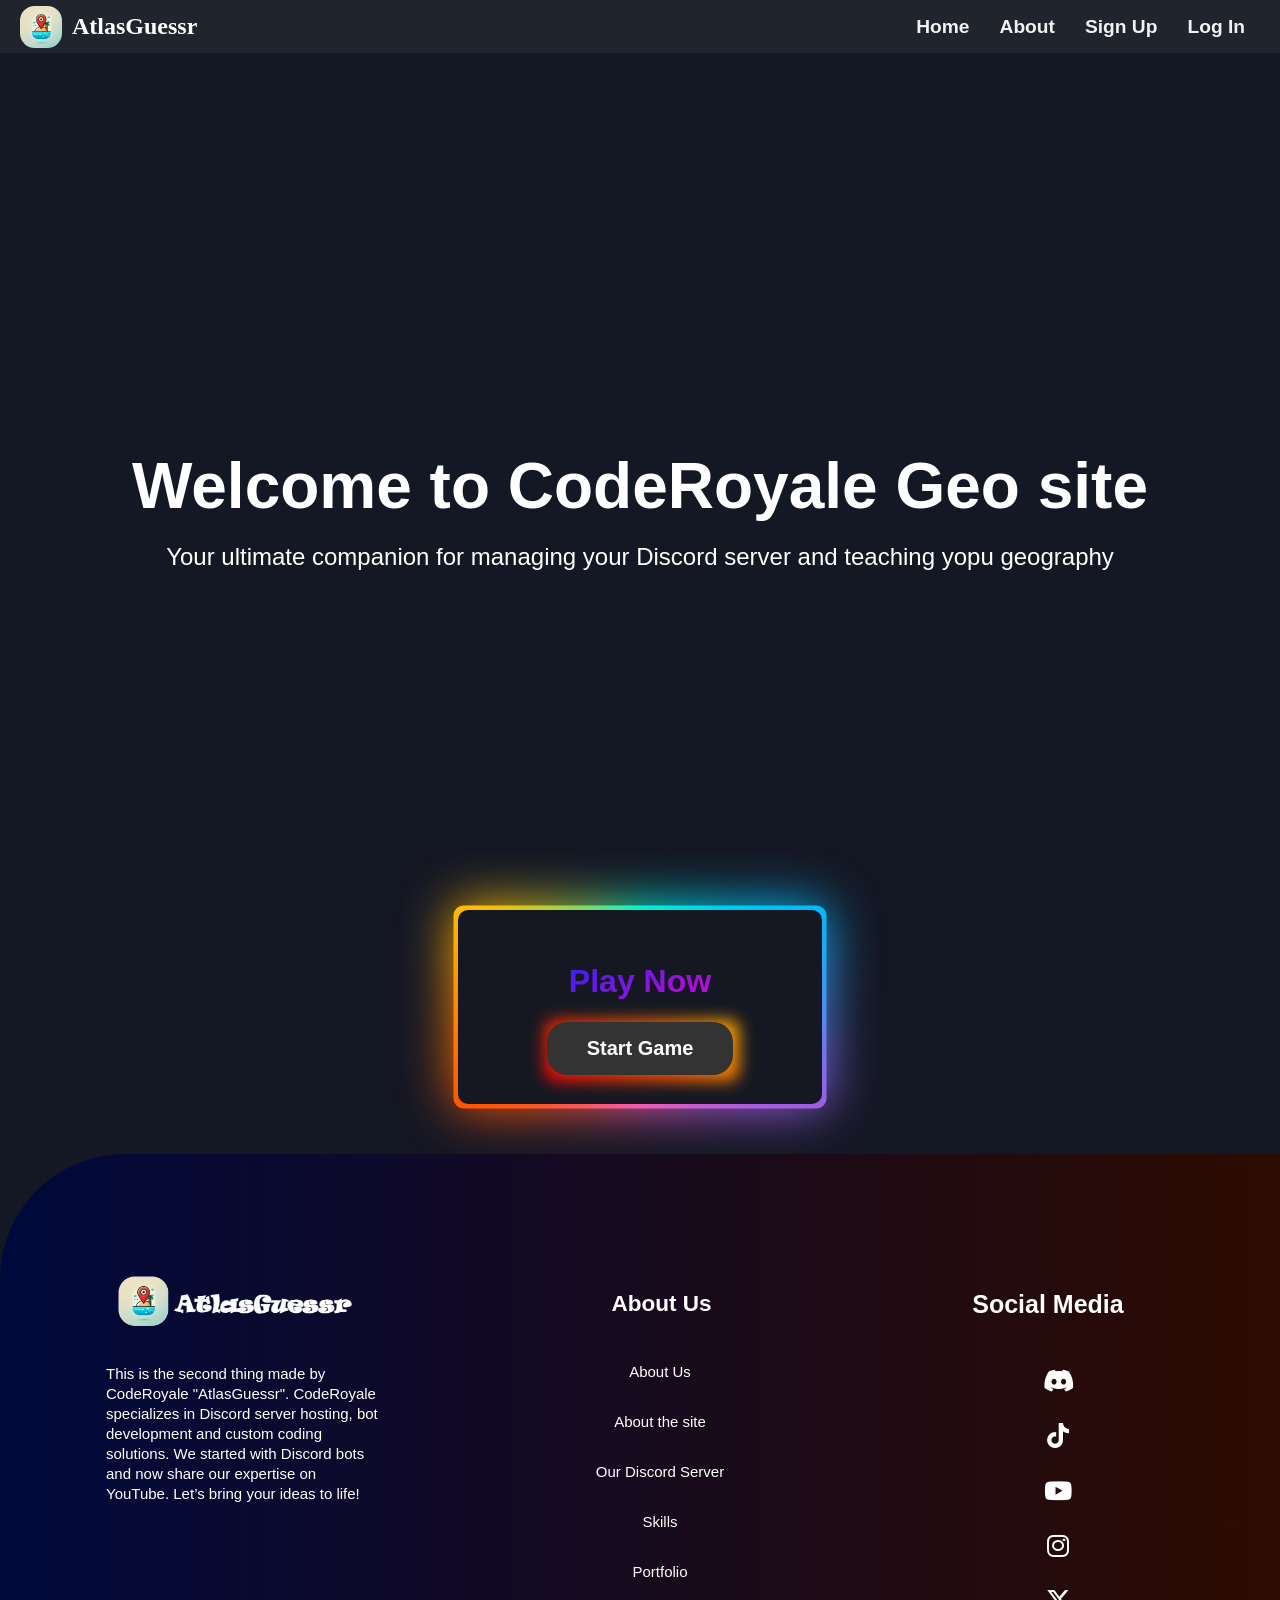
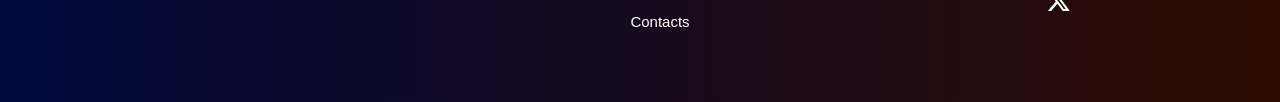
<file: index.html>
<!DOCTYPE html>
<html lang="en">
  <head>
    <meta charset="UTF-8" />
    <meta name="viewport" content="width=device-width, initial-scale=1.0" />
    <title>AtlasGuessr</title>
    <link rel="stylesheet" href="style.css" />
    <link rel="icon" type="image/png" href="images/favicon.png" />
    <link
      rel="stylesheet"
      href="https://cdnjs.cloudflare.com/ajax/libs/font-awesome/6.4.2/css/all.min.css"
    />

    <style>
      body {
        font-family: "Roboto", sans-serif;
        margin: 0;
        padding: 0;
        color: #fff;
        overflow-x: hidden;
        background: #141724;
      }
    </style>
  </head>
  <body id="PageContent">
    <nav style="z-index: 69" class="nav">
      <div class="logo-container">
        <img
          id="logo1"
          src="images/favicon.png"
          alt="An island with palms as a logo"
        />
        <h1 id="logo">AtlasGuessr</h1>
      </div>

      <div class="navbar">
        <a href="index.html">Home</a>
        <a href="about.html">About</a>
        <a href="signup.html">Sign Up</a>
        <a href="login.html">Log In</a>
      </div>
    </nav>

    <div class="hero">
      <h1>Welcome to CodeRoyale Geo site</h1>
      <p>
        Your ultimate companion for managing your Discord server and teaching
        yopu geography
      </p>
    </div>

    <div class="card" onmouseover="scrollToDiv(this)">
      <h1>Play Now</h1>
      <button class="gaybtn" onclick="startGame()">Start Game</button>
    </div>

    <div id="overlay" class="overlay"></div>

    <div id="gameModal" class="modal">
      <h2>Game is Starting...</h2>
      <p>Get ready!</p>
      <button id="tvakopche" onclick="closeModal()">OK</button>
    </div>

    <div class="background-animation">
      <span></span>
      <span></span>
      <span></span>
      <span></span>
      <span></span>
      <span></span>
      <span></span>
      <span></span>
      <span></span>
      <span></span>
      <span></span>
      <span></span>
    </div>

    <footer>
      <div class="row">
        <div class="col">
          <img
            src="images/tva-removebg-preview.png"
            alt="Gay"
            class="logo"
            style="height: 80px; margin-bottom: 0px"
          />

          <p>
            This is the second thing made by CodeRoyale "AtlasGuessr".
            CodeRoyale specializes in Discord server hosting, bot development
            and custom coding solutions. We started with Discord bots and now
            share our expertise on YouTube. Let’s bring your ideas to life!
          </p>
        </div>

        <div class="col">
          <h2 id="takovata">About Us</h2>
          <ul>
            <li><a href="about.html#home">About Us</a></li>
            <li><a href="about.html#aboutsite">About the site</a></li>
            <li><a href="about.html#aboutdis">Our Discord Server</a></li>
            <li><a href="about.html#skills">Skills</a></li>
            <li><a href="about.html#portfolio">Portfolio</a></li>
            <li><a href="about.html#contacts">Contacts</a></li>
          </ul>
        </div>

        <div class="col" id="tva">
          <h2 id="soc">Social Media</h2>
          <ul>
            <li>
              <a target="_blank" id="dis" href="https://discord.gg/aUa29Rg9Vq"
                ><i class="fa-brands fa-discord"></i
              ></a>
            </li>

            <li>
              <a
                target="_blank"
                id="tt"
                href="https://www.tiktok.com/@betoncode?is_from_webapp=1&sender_device=pc"
                ><i class="fa-brands fa-tiktok"></i
              ></a>
            </li>

            <li>
              <a
                target="_blank"
                id="yt"
                href="https://www.youtube.com/channel/UCYyJKk7NeD91vCRH9Cv81QA"
                ><i class="fa-brands fa-youtube"></i
              ></a>
            </li>

            <li>
              <a target="_blank" id="insta" href="#"
                ><i class="fa-brands fa-instagram"></i
              ></a>
            </li>

            <li>
              <a target="_blank" id="twit" href="#"
                ><i class="fa-brands fa-x-twitter"></i
              ></a>
            </li>
          </ul>
        </div>
      </div>
    </footer>
    <script src="script.js"></script>
  </body>
</html>
</file>
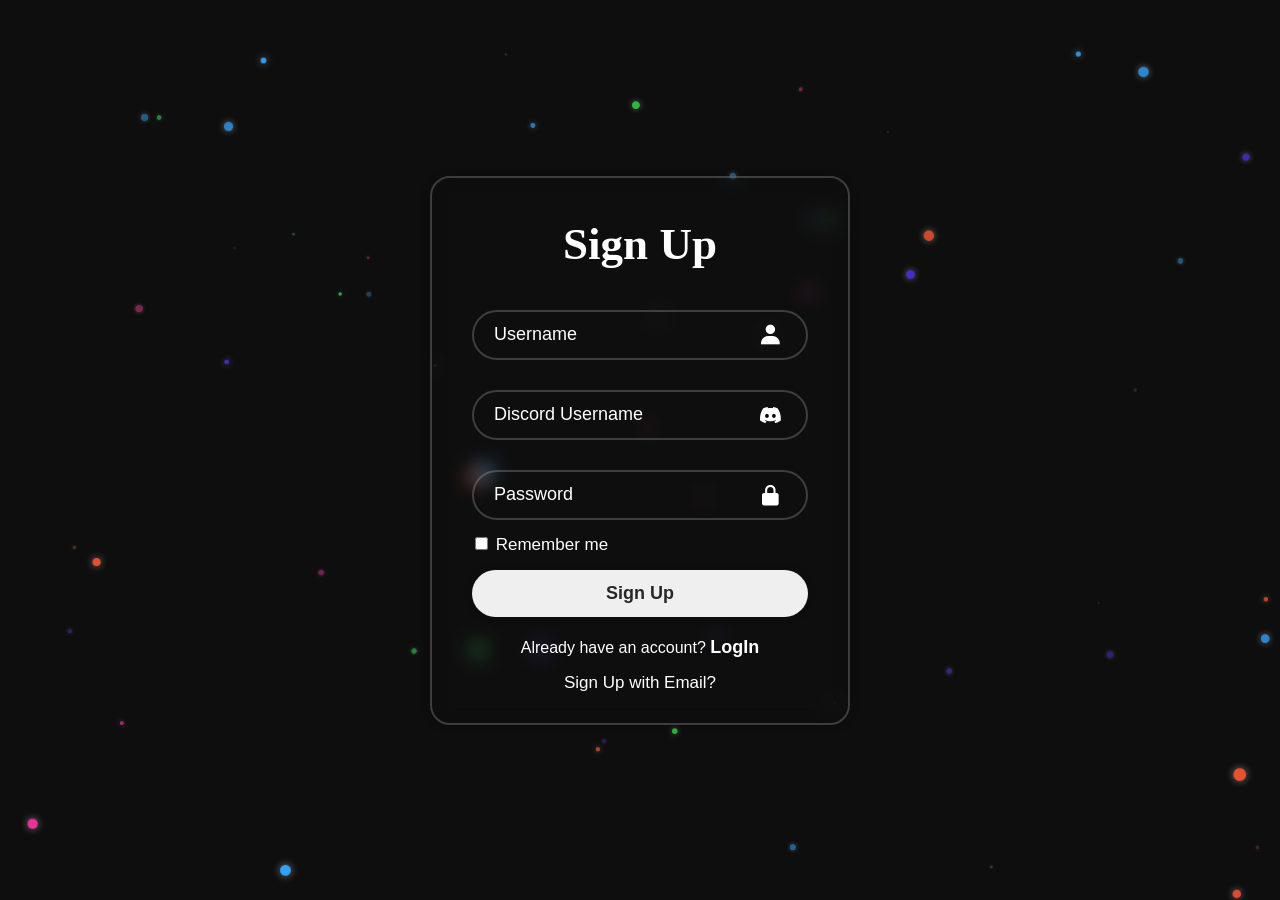
<file: disup.html>
<!DOCTYPE html>
<html lang="en">
  <head>
    <meta charset="UTF-8" />
    <meta name="viewport" content="width=device-width, initial-scale=1.0" />
    <title>AtlasGuessr</title>
    <link rel="stylesheet" href="style.css" />
    <link rel="icon" type="image/png" href="images/favicon.png" />
    <link
      href="https://unpkg.com/boxicons@2.1.4/css/boxicons.min.css"
      rel="stylesheet"
    />
    <style>
      * {
        margin: 0;
        padding: 0;
        font-family: "Poppins", sans-serif;
        box-sizing: border-box;
      }

      body,
      html {
        height: 100%;
        width: 100%;
        overflow: hidden;
        background-color: #0e0e0e;
        display: flex;
        justify-content: center;
        align-items: center;
        font-family: "Arial", sans-serif;
        min-height: 100vh;
      }

      .background {
        position: absolute;
        top: 0;
        left: 0;
        width: 100%;
        height: 100%;
        display: flex;
        justify-content: center;
        align-items: center;
        z-index: 0;
      }

      .particles-container {
        position: absolute;
        top: 0;
        left: 0;
        width: 100%;
        height: 100%;
        pointer-events: none;
        overflow: hidden;
      }

      .particle {
        position: absolute;
        border-radius: 50%;
        opacity: 0.9;
        pointer-events: none;
        will-change: transform, opacity;
        box-shadow: 0 0 10px rgba(255, 255, 255, 0.5);
      }

      .wrapper {
        z-index: 1;
        width: 420px;
        background: transparent;
        border: 2px solid rgba(255, 255, 255, 0.2);
        backdrop-filter: blur(10px);
        box-shadow: 0 0 10px rgba(0, 0, 0, 0.2);
        color: #fff;
        border-radius: 20px;
        padding: 30px 40px;
      }

      .wrapper h1 {
        font-family: "Tw Cen MT";
        font-size: 45px;
        text-align: center;
        padding: 10px;
      }

      .wrapper .input-box {
        position: relative;
        width: 100%;
        height: 50px;
        margin: 30px 0;
      }

      .input-box input {
        width: 100%;
        height: 100%;
        background: transparent;
        border: none;
        outline: none;
        border: 2px solid rgba(255, 255, 255, 0.2);
        border-radius: 40px;
        font-size: 18px;
        color: #fff;
        padding: 20px 45px 20px 20px;
      }

      .input-box input::placeholder {
        color: #fff;
      }

      .input-box i {
        position: absolute;
        right: 25px;
        top: 50%;
        transform: translateY(-50%);
        font-size: 25px;
      }

      #pass:hover {
        cursor: pointer;
      }

      .wrapper .remember-forgot {
        display: flex;
        justify-content: space-between;
        font-size: 17px;
        margin: -15px 0 15px;
        padding-left: 3px;
        padding-right: 3px;
      }

      .remember-forgot label input {
        accent-color: #fff;
        margin-right: 3px;
      }

      .remember-forgot a {
        color: #fff;
        text-decoration: none;
      }

      .remember-forgot a:hover {
        text-decoration: underline;
      }

      .wrapper .btn {
        width: 100%;
        height: 47px;
        border: none;
        outline: none;
        border-radius: 45px;
        box-shadow: 0 0 10px rgba(0, 0, 0, 0.1);
        cursor: pointer;
        color: #272727;
        font-weight: 700;
        font-size: 18px;
      }

      .wrapper .register-link {
        font-size: 16px;
        text-align: center;
        margin: 20px 0 15px;
      }

      .register-link p a {
        color: #fff;
        text-decoration: none;
        font-size: 18px;
        font-weight: 600;
      }

      .register-link p a:hover {
        text-decoration: underline;
      }

      .discord a {
        color: #fff;
        text-decoration: none;
        font-size: 17px;
        text-align: center;
      }

      .discord:hover {
        text-decoration: underline;
      }
    </style>
  </head>
  <body>
    <div class="background">
      <div class="particles-container" id="particles-container"></div>
    </div>

    <div class="wrapper">
      <form action="">
        <h1>Sign Up</h1>

        <div class="input-box">
          <input type="text" placeholder="Username" required />
          <i class="bx bxs-user"></i>
        </div>

        <div class="input-box">
          <input type="text" placeholder="Discord Username" required />
          <i class="bx bxl-discord-alt"></i>
        </div>

        <p id="email"></p>

        <div class="input-box">
          <input type="password" placeholder="Password" id="passa" required />
          <i class="bx bxs-lock-alt" id="pass"></i>
        </div>

        <p id="email"></p>

        <div class="remember-forgot">
          <label class="checkbox"
            ><input type="checkbox" /><span class="checkmark"></span> Remember
            me</label
          >
        </div>

        <button class="btn">Sign Up</button>

        <div class="register-link">
          <p>Already have an account? <a href="login.html">LogIn</a></p>
        </div>

        <div class="discord">
          <a href="signup.html"><p>Sign Up with Email?</p></a>
        </div>
      </form>
    </div>

    <script>
      document.getElementById("pass").addEventListener("click", function () {
        const password = document.getElementById("passa");
        if (password.type === "password") {
          password.type = "text";
        } else {
          password.type = "password";
        }
      });
      const particles = [];

      function createParticle() {
        const particle = document.createElement("div");
        particle.classList.add("particle");

        const size = Math.random() * 10 + 5;
        particle.style.width = `${size}px`;
        particle.style.height = `${size}px`;

        const xStart = Math.random() * window.innerWidth;
        const yStart = Math.random() * window.innerHeight;
        const zStart = Math.random() * 500 - 250;
        particle.style.left = `${xStart}px`;
        particle.style.top = `${yStart}px`;

        const speedX = Math.random() * 4 - 2;
        const speedY = Math.random() * 4 - 2;
        const speedZ = Math.random() * 2 - 1;

        const colors = ["#FF5733", "#33FF57", "#5733FF", "#FF33A6", "#33A6FF"];
        const randomColor = colors[Math.floor(Math.random() * colors.length)];
        particle.style.backgroundColor = randomColor;

        particles.push({
          element: particle,
          x: xStart,
          y: yStart,
          z: zStart,
          size: size,
          speedX: speedX,
          speedY: speedY,
          speedZ: speedZ,
          color: randomColor,
          opacity: 0.9,
        });

        document.getElementById("particles-container").appendChild(particle);
      }

      function updateParticles() {
        particles.forEach((particle, index) => {
          particle.x += particle.speedX;
          particle.y += particle.speedY;
          particle.z += particle.speedZ;

          const scale = Math.max(0.1, 1 - Math.abs(particle.z) / 300);
          const opacity = Math.max(0.1, 1 - Math.abs(particle.z) / 300);
          particle.element.style.transform = `translate3d(${particle.x}px, ${particle.y}px, ${particle.z}px) scale(${scale})`;
          particle.element.style.opacity = opacity;

          particle.opacity = Math.random() * 0.5 + 0.4;

          if (
            particle.x < 0 ||
            particle.x > window.innerWidth ||
            particle.y < 0 ||
            particle.y > window.innerHeight ||
            Math.abs(particle.z) > 300
          ) {
            particles.splice(index, 1);
            particle.element.remove();
          }
        });

        requestAnimationFrame(updateParticles);
      }

      setInterval(createParticle, 3);

      updateParticles();
    </script>
    <script src="script.js"></script>
  </body>
</html>
</file>
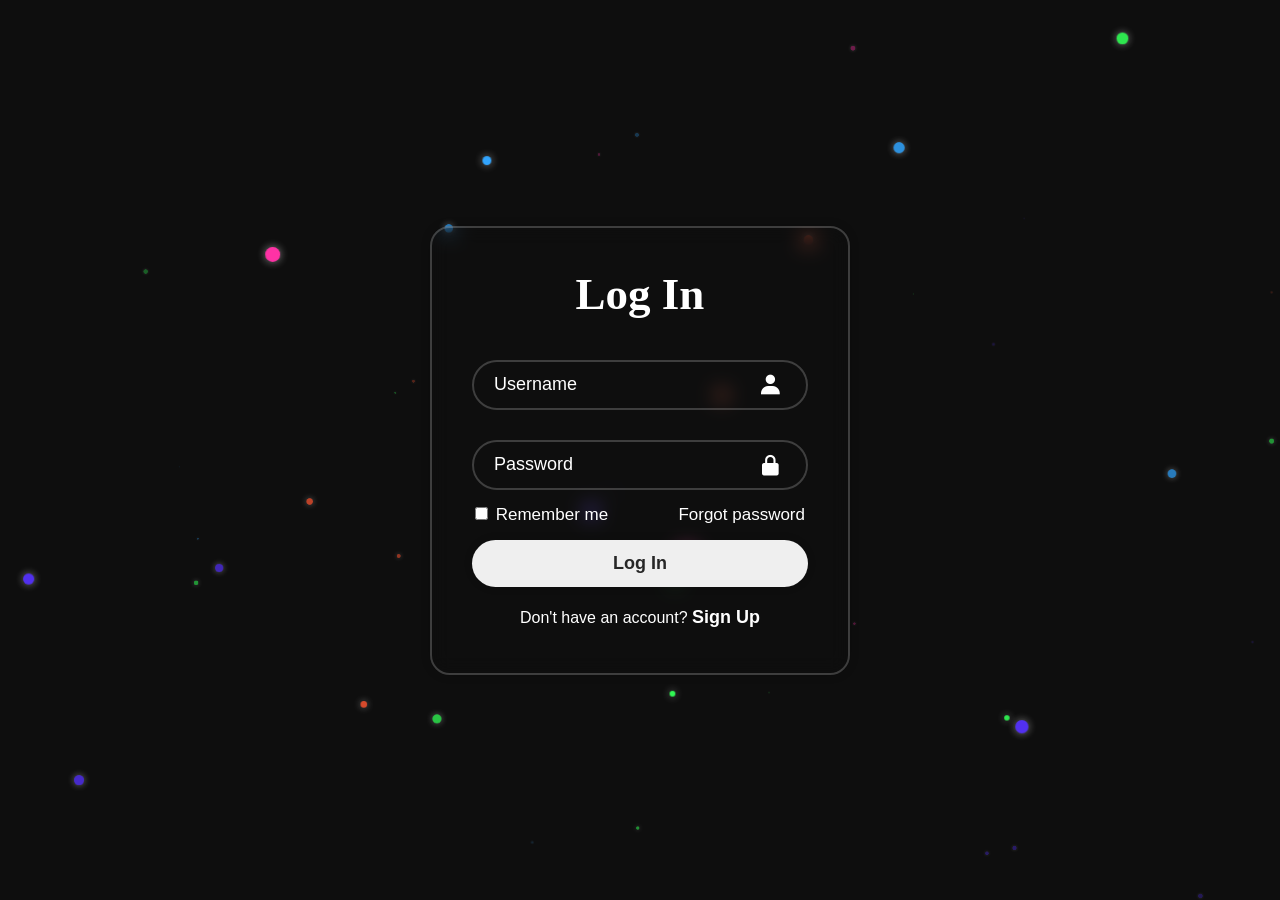
<file: login.html>
<!DOCTYPE html>
<html lang="en">
  <head>
    <meta charset="UTF-8" />
    <meta name="viewport" content="width=device-width, initial-scale=1.0" />
    <title>AtlasGuessr</title>
    <link rel="stylesheet" href="style.css" />
    <link rel="icon" type="image/png" href="images/favicon.png" />
    <link
      href="https://unpkg.com/boxicons@2.1.4/css/boxicons.min.css"
      rel="stylesheet"
    />
    <style>
      * {
        margin: 0;
        padding: 0;
        font-family: "Poppins", sans-serif;
        box-sizing: border-box;
      }

      body,
      html {
        height: 100%;
        width: 100%;
        overflow: hidden;
        background-color: #0e0e0e;
        display: flex;
        justify-content: center;
        align-items: center;
        font-family: "Arial", sans-serif;
        min-height: 100vh;
      }

      .background {
        position: absolute;
        top: 0;
        left: 0;
        width: 100%;
        height: 100%;
        display: flex;
        justify-content: center;
        align-items: center;
        z-index: 0;
      }

      .particles-container {
        position: absolute;
        top: 0;
        left: 0;
        width: 100%;
        height: 100%;
        pointer-events: none;
        overflow: hidden;
      }

      .particle {
        position: absolute;
        border-radius: 50%;
        opacity: 0.9;
        pointer-events: none;
        will-change: transform, opacity;
        box-shadow: 0 0 10px rgba(255, 255, 255, 0.5);
      }

      .wrapper {
        z-index: 1;
        width: 420px;
        background: transparent;
        border: 2px solid rgba(255, 255, 255, 0.2);
        backdrop-filter: blur(10px);
        box-shadow: 0 0 10px rgba(0, 0, 0, 0.2);
        color: #fff;
        border-radius: 20px;
        padding: 30px 40px;
      }

      .wrapper h1 {
        font-family: "Tw Cen MT";
        font-size: 45px;
        text-align: center;
        padding: 10px;
      }

      .wrapper .input-box {
        position: relative;
        width: 100%;
        height: 50px;
        margin: 30px 0;
      }

      .input-box input {
        width: 100%;
        height: 100%;
        background: transparent;
        border: none;
        outline: none;
        border: 2px solid rgba(255, 255, 255, 0.2);
        border-radius: 40px;
        font-size: 18px;
        color: #fff;
        padding: 20px 45px 20px 20px;
      }

      .input-box input::placeholder {
        color: #fff;
      }

      .input-box i {
        position: absolute;
        right: 25px;
        top: 50%;
        transform: translateY(-50%);
        font-size: 25px;
      }

      #pass:hover {
        cursor: pointer;
      }

      .wrapper .remember-forgot {
        display: flex;
        justify-content: space-between;
        font-size: 17px;
        margin: -15px 0 15px;
        padding-left: 3px;
        padding-right: 3px;
      }

      .remember-forgot label input {
        accent-color: #fff;
        margin-right: 3px;
      }

      .remember-forgot a {
        color: #fff;
        text-decoration: none;
      }

      .remember-forgot a:hover {
        text-decoration: underline;
      }

      .wrapper .btn {
        width: 100%;
        height: 47px;
        border: none;
        outline: none;
        border-radius: 45px;
        box-shadow: 0 0 10px rgba(0, 0, 0, 0.1);
        cursor: pointer;
        color: #272727;
        font-weight: 700;
        font-size: 18px;
      }

      .wrapper .register-link {
        font-size: 16px;
        text-align: center;
        margin: 20px 0 15px;
      }

      .register-link p a {
        color: #fff;
        text-decoration: none;
        font-size: 18px;
        font-weight: 600;
      }

      .register-link p a:hover {
        text-decoration: underline;
      }

      .discord a {
        color: #fff;
        text-decoration: none;
        font-size: 17px;
        text-align: center;
      }

      .discord:hover {
        text-decoration: underline;
      }
    </style>
  </head>
  <body>
    <div class="background">
      <div class="particles-container" id="particles-container"></div>
    </div>

    <div class="wrapper">
      <form action="">
        <h1>Log In</h1>

        <div class="input-box">
          <input type="text" placeholder="Username" required />
          <i class="bx bxs-user"></i>
        </div>

        <div class="input-box">
          <input type="password" placeholder="Password" id="passa" required />
          <i class="bx bxs-lock-alt" id="pass"></i>
        </div>

        <p id="email"></p>

        <div class="remember-forgot">
          <label class="checkbox"
            ><input type="checkbox" /><span class="checkmark"></span> Remember
            me</label
          >
          <a href="forgottenpas.html">Forgot password</a>
        </div>

        <button class="btn">Log In</button>

        <div class="register-link">
          <p>Don't have an account? <a href="signup.html">Sign Up</a></p>
        </div>
      </form>
    </div>

    <script>
      document.getElementById("pass").addEventListener("click", function () {
        const password = document.getElementById("passa");
        if (password.type === "password") {
          password.type = "text";
        } else {
          password.type = "password";
        }
      });
      const particles = [];

      function createParticle() {
        const particle = document.createElement("div");
        particle.classList.add("particle");

        const size = Math.random() * 10 + 5;
        particle.style.width = `${size}px`;
        particle.style.height = `${size}px`;

        const xStart = Math.random() * window.innerWidth;
        const yStart = Math.random() * window.innerHeight;
        const zStart = Math.random() * 500 - 250;
        particle.style.left = `${xStart}px`;
        particle.style.top = `${yStart}px`;

        const speedX = Math.random() * 4 - 2;
        const speedY = Math.random() * 4 - 2;
        const speedZ = Math.random() * 2 - 1;

        const colors = ["#FF5733", "#33FF57", "#5733FF", "#FF33A6", "#33A6FF"];
        const randomColor = colors[Math.floor(Math.random() * colors.length)];
        particle.style.backgroundColor = randomColor;

        particles.push({
          element: particle,
          x: xStart,
          y: yStart,
          z: zStart,
          size: size,
          speedX: speedX,
          speedY: speedY,
          speedZ: speedZ,
          color: randomColor,
          opacity: 0.9,
        });

        document.getElementById("particles-container").appendChild(particle);
      }

      function updateParticles() {
        particles.forEach((particle, index) => {
          particle.x += particle.speedX;
          particle.y += particle.speedY;
          particle.z += particle.speedZ;

          const scale = Math.max(0.1, 1 - Math.abs(particle.z) / 300);
          const opacity = Math.max(0.1, 1 - Math.abs(particle.z) / 300);
          particle.element.style.transform = `translate3d(${particle.x}px, ${particle.y}px, ${particle.z}px) scale(${scale})`;
          particle.element.style.opacity = opacity;

          particle.opacity = Math.random() * 0.5 + 0.4;

          if (
            particle.x < 0 ||
            particle.x > window.innerWidth ||
            particle.y < 0 ||
            particle.y > window.innerHeight ||
            Math.abs(particle.z) > 300
          ) {
            particles.splice(index, 1);
            particle.element.remove();
          }
        });

        requestAnimationFrame(updateParticles);
      }

      setInterval(createParticle, 3);

      updateParticles();
    </script>
    <script src="script.js"></script>
  </body>
</html>
</file>
<file: style.css>
body {
    margin: 0;
    padding: 0;
    background: #141724;
}

nav {
    display: flex;
    align-items: center;
    justify-content: space-between;
    background-color: rgba(12, 12, 12, 0.952);
    margin: 0;
    padding: 0 20px;
    height: 53px;
    width: 100%;
    position: fixed;
    cursor:default;
    background: var(--bg-color) !important;
}

#logo1 {
    height: 42px;
    border-radius: 35%;
}

#logo, #logoa {
    font-family: "ravie";
    color: white;
    cursor: pointer;
    margin-left: 10px;
    transition:  .7s;
    animation: slideIn 1s ease-in-out;
}

#logo:hover{
    color: rgb(13, 225, 240);
}

#logoa:hover{
    color:#0ef;

}

.logo-container {
    display: flex;
    align-items: center;
}

.navbar {
    display: flex;
    gap: 15px;
    padding-right: 40px;
    font-family: 'Poppins', sans-serif;
    font-size: 1.2em;
    font-weight: bold;
}

.navbar a {
    color: rgba(255, 255, 255, 0.938);
    text-decoration: none;
    padding-right: 15px;
    transition: .7s;
}

.navbar a:hover{
    color: #0ef;
}

.dropdown {
    position: relative;
    display: inline-block;
}

.dropdown-content {
    position: absolute;
    top: 40px; 
    left: 50%;
    transform: translateX(-50%);
    background-color: rgba(12, 12, 12, 0.95);
    min-width: 180px;
    display: flex;
    flex-direction: column;
    border-radius: 5px;
    overflow: hidden;
    box-shadow: 0px 4px 8px rgba(0, 0, 0, 0.5);
    transition: all 0.3s ease-in-out;
    opacity: 0;
    visibility: hidden;
    pointer-events: none;
}

.dropdown-content a {
    color: white;
    padding: 8px 12px;
    text-decoration: none;
    display: block;
    transition: background 0.3s;
    text-align: center;
}

.dropdown-content a:hover {
    background-color: rgba(13, 225, 240, 0.8);
}

.dropdown:hover .dropdown-content {
    opacity: 1;
    visibility: visible;
    pointer-events: auto;
}

@keyframes slideIn {
    from { 
        transform: translateY(-50px);
        opacity: 0; 
    }
    to { 
        transform: translateY(0);
        opacity: 1;
    }
}

@import url('https://fonts.googleapis.com/css2?family=Roboto:wght@400;700&display=swap');

        .hero {
            display: flex;
            flex-direction: column;
            align-items: center;
            justify-content: center;
            height: 100vh;
            text-align: center;
            padding-top: 60px;
        }

        .hero h1 {
            font-size: 4em;
            margin: 0;
            animation: slideIn 1.5s ease-in-out;
        }

        .hero p {
            font-size: 1.5em;
            margin: 20px 0 0;
            animation: slideIn 1.5s ease-in-out;
        }

        @keyframes fadeIn {
            from { opacity: 0; }
            to { opacity: 1; }
        }

        @keyframes slideIn {
            from { transform: translateY(-50px); opacity: 0; }
            to { transform: translateY(0); opacity: 1; }
        }

        .background-animation {
            position: absolute;
            top: 0;
            left: 0;
            width: 100%;
            height: 100%;
            overflow: hidden;
            z-index: -1;
        }

        .background-animation span {
            position: absolute;
            display: block;
            width: 25px;
            height: 25px;
            background: rgba(255, 255, 255, 0.2);
            animation: animate 20s linear infinite;
            bottom: -100px;
        }

        @keyframes animate {
            0% {
                transform: translateY(0) rotate(0deg);
                opacity: 1;
            }
            100% {
                transform: translateY(-1000px) rotate(720deg);
                opacity: 0;
            }
        }

        .background-animation span:nth-child(1) {
            size: 15px;
            left: 10%;
            animation-delay: 0s;
        }

        .background-animation span:nth-child(2) {
            size: 20px;
            left: 20%;
            animation-delay: 2s;
        }

        .background-animation span:nth-child(3) {
            size: 18px;
            left: 25%;
            animation-delay: 4s;
        }

        .background-animation span:nth-child(4) {
            size: 35px;
            left: 40%;
            animation-delay: 0s;
        }

        .background-animation span:nth-child(5) {
            size: 28px;
            left: 70%;
            animation-delay: 2.5s;
        }

        .background-animation span:nth-child(6) {
            size: 38px;
            left: 80%;
            animation-delay: 1s;
        }

        .background-animation span:nth-child(7) {
            size: 80px;
            left: 90%;
            animation-delay: 3s;
        }

        .background-animation span:nth-child(8) {
            size: 50px;
            left: 50%;
            animation-delay: 5s;
        }

        .background-animation span:nth-child(9) {
            size: 97px;
            left: 60%;
            animation-delay: 4s;
        }

        .background-animation span:nth-child(10) {
            size: 101px;
            left: 96%;
            animation-delay: 2s;
        }


.card{
    max-height: 130px;
    margin: 0 auto;
    padding: 2em;
    width:300px;
    background: #151822;
    text-align:center;
    border-radius:10px;    
    position: relative;
    transform: -50%;
    top: -50px;
    transition: .5s ease;
}


.card h1{
    font-weight: bold;
    background: linear-gradient(150deg, #002BFF, #FF00C8);
    -webkit-background-clip: text; 
    -webkit-text-fill-color: transparent;
}

@property --angle{
    syntax: "<angle>";
    initial-value: 0deg;
    inherits: false;
}

.card::after, .card::before{
    content: '';
    position: absolute;
    height: 100%;
    width: 100%;
    background-image: conic-gradient(from var(--angle), #00F5D4, #00BBF9, #9B5DE5, #F15BB5, #FF5400, #FFBD00, #00F5D4);
    top: 50%;
    left: 50%;
    translate: -50% -50%;
    z-index: -1;
    PADDING: 4.5px;
    border-radius: 10px;
    animation: 2.5s spin linear infinite;
}

.card::before{
    filter: blur(1.6rem);
}

@keyframes spin{
    from{
        --angle: 0deg;
    }
    to{
        --angle: 360deg;
    }
}


.gaybtn{
    padding: 15px 40px;
    border: none;
    outline:none;
    color: #FFF;
    font-weight: 600;
    font-size: 20px;
    cursor: pointer;
    position:relative;
    z-index: 5;
    border-radius: 20px;
    background-color: #333;
    transition: .2s ease;
}

.gaybtn::after{
    content: '';
    position: absolute;
    height: 100%;
    width: 100%;
    background-color: #333;
    top: 0;
    left: 0;
    z-index: -1;
    border-radius: 20px;
}

.gaybtn::before{
    content: '';
    position: absolute;
    height: 100%;
    width: 100%;
    background: linear-gradient(
        45deg,
        #FF0000, #FF7300, #FFFB00, #48FF00,
        #00FFD5, #002BFF, #FF00C8, #FF0000
    );
    top: -2px;
    left: -2px;
    z-index: -56;
    background-size: 600%;
    width: calc(100% + 4px);
    height: calc(100% + 4px);
    border-radius: 10px;
    padding: 2px;
    filter: blur(8px);
    animation:glowing 20s linear infinite;
    transition: opacity .3s ease-in-out;
    opacity:1;
}

@keyframes glowing{
    0% {background-position: 0 0;}
    50% {background-position: 400% 0;}
    100% {background-position: 0 0;}
}

.gaybtn:hover::after{
    background-color: #3a3a3a;
}

.gaybtn:hover{
    transform: scale(1.03);
}

.gaybtn:active::after{
    background-color: transparent;
}

.gaybtn:active{
    color: #000;
}

footer{
    background:black;
    width:100%;
    position: relative;
    bottom:0;
    background: linear-gradient(to right, #00093c, #2d0b00);
    color:#fff;
    padding: 100px 0 30px;
    border-top-left-radius: 125px;
    font-size: 15px;
    line-height:20px;
}

.row{
    width:85%;
    margin:auto;
    display: flex;
    flex-wrap:wrap;
    align-items:flex-start;
    justify-content: space-between;
}

.col{
    flex-basis:25%;
    padding:10px;
}

.row .logo{
    margin-bottom: 30px;
}

.col ul li:not(#dis, #tt, #yt, #insta, #twit){
    list-style:none;
    margin-bottom: 15px;
    margin-top: 20px;

}

.col ul li a{
    display:flex;
    text-align: center;
    flex-direction: column;
    gap: 30px;
    text-decoration:none;
    color: white;
    transition: .5s;
    margin-bottom:30px;
}

#takovata{
    text-align:center;
    margin-top:30px;
    margin-left: 43px;
    margin-bottom: 48px;
}

.col ul li a:hover:not(#dis, #tt, #yt, #insta, #twit){
    color: rgb(13, 225, 240);
}

#soc{
    margin-bottom: 55px;
    margin-top: 30px;
    margin-left: 20px;
}

#soc, #dis, #tt, #yt, #insta, #twit{
    display: flex;
    text-align:center;
    flex-direction: column;
    align-items: center; 
    gap: 20px;
    font-size: 25px
}

#dis:hover{
    color: hsl(235, 71%, 65%);
}

#tt:hover{
    color: white;
    text-shadow: 
      -2px -2px 0 #69C9D0,  
      2px 2px 0 #EE1D52;
}

#yt:hover{
    color: hsl(0, 100%, 50%)
}

#insta:hover{
    background: linear-gradient(45deg, #F58529, #D90D26, #8a3ab9, #515bd4);
    -webkit-background-clip: text; 
    color: transparent;
}

#twit:hover{
    color:white
}

.overlay {
  display: none;
  position: fixed;
  top: 0;
  left: 0;
  width: 100%;
  height: 100%;
  background: rgba(0, 0, 0, 0.5);
  backdrop-filter: blur(5px);
  z-index: 998;
  opacity: 0;
  transition: opacity 0.3s ease-in-out, backdrop-filter 0.3s ease-in-out;
}

.overlay.active {
  opacity: 1;
}

.modal {
  display: none;
  position: fixed;
  top: 50%;
  left: 50%;
  transform: translate(-50%, -50%) scale(0.7);
  background: linear-gradient(135deg, rgba(30, 30, 30, 0.95), rgba(10, 10, 10, 0.95));
  padding: 40px 50px;
  border-radius: 18px;
  z-index: 1000;
  color: #e0e0e0;
  text-align: center;
  opacity: 0;
  transition: all 0.5s ease-in-out;
  box-shadow: 0 20px 40px rgba(255, 0, 77, 0.6);
  min-width: 350px;
  max-width: 90%;
  backdrop-filter: blur(15px);
  border: 1px solid rgba(255, 0, 77, 0.3);
  animation: slideUp 0.8s ease-in-out, glow 1.5s infinite alternate;
}

.modal.active {
  opacity: 1;
  transform: translate(-50%, -50%) scale(1);
}

.modal h2 {
  margin: 0 0 18px 0;
  font-size: 28px;
  font-weight: 700;
  color: #ffffff;
  text-transform: uppercase;
  letter-spacing: 1.5px;
  animation: fadeIn 0.6s ease-in-out;
}

.modal p {
  margin: 0 0 22px 0;
  font-size: 18px;
  color: #b0b0b0;
  line-height: 1.6;
  animation: fadeIn 0.7s ease-in-out;
}

.modal button {
  padding: 14px 32px;
  background: linear-gradient(135deg, #ff0077, #ff0033);
  color: white;
  border: none;
  border-radius: 12px;
  cursor: pointer;
  font-size: 18px;
  font-weight: 600;
  transition: all 0.3s ease;
  box-shadow: 0 4px 15px rgba(255, 0, 77, 0.5);
  animation: pulse 1.5s infinite, shake 3s infinite;
}

.modal button:hover {
  background: linear-gradient(135deg, #ff0033, #ff5500);
  transform: translateY(-4px) scale(1.05);
  box-shadow: 0 6px 20px rgba(255, 85, 0, 0.6);
}

.modal button:active {
  transform: translateY(0) scale(1);
}

@keyframes fadeIn {
  from { opacity: 0; transform: translateY(-10px); }
  to { opacity: 1; transform: translateY(0); }
}

@keyframes slideUp {
  from { opacity: 0; transform: translate(-50%, -40%) scale(0.7); }
  to { opacity: 1; transform: translate(-50%, -50%) scale(1); }
}

@keyframes pulse {
  0% { box-shadow: 0 10px 15px rgba(255, 0, 77, 0.5); }
  50% { box-shadow: 0 12px 20px rgba(255, 0, 77, 0.8); }
  100% { box-shadow: 0 14px 15px rgba(255, 0, 77, 0.5); }
}

@keyframes glow {
  0% { box-shadow: 0 0 20px rgba(255, 0, 77, 0.3); }
  100% { box-shadow: 0 0 30px rgba(255, 0, 77, 0.7); }
}

@keyframes shake {
  0%, 100% { transform: translateX(0); }
  25% { transform: translateX(-2px); }
  50% { transform: translateX(2px); }
  75% { transform: translateX(-2px); }
} 
  

.up {
    width: 100vw;
    height: 8vh !important;
    max-height: 10vh;
    min-height: 8vh;
    cursor: default;
    background: #141724;
    display: flex;
    justify-content: space-between;
    align-items: flex-start;
    overflow: visible;
    position: relative;
    z-index: 1;
    color: var(--text-color);
}

.up .shantavo {
    z-index: 1;
    height: 150%;
    width: 780px;
    background: #141724;
    clip-path: polygon(
      25% 0%,
      75% 0%,
      87% 54%,
      75% 100%,
      25% 100%,
      14% 45%
    );
    pointer-events: none;
    margin-top: 20px;
    color:white;
    display:flex;
    justify-content: center;
    align-items: center;
}

.shantavo #random{
    font-size:35px;
    text-align:center;
    font-family: 'cascadia code';
}

.up .points {
    height: 100%;
    width: 90px;
    font-size: 20px;
    text-align: center;
    display: flex;
    align-items: center;
    justify-content: center;
    margin: 5px;
    margin-right: 25px;
    font-family: 'cascadia code';
}

.up .round {
    height: 100%;
    width: 90px;
    font-size: 25px;
    text-align: center;
    display: flex;
    align-items: center;
    justify-content: center;
    margin: 6px;
    margin-left: 20px;
    font-family: 'cascadia code';
}

.down{
    width: 100vw;
    height: 12vh;
    cursor: default;
    background: #141724;
    display: flex;
    justify-content: space-between;
    align-items: flex-start;
    overflow: visible;
    position: relative;
    z-index: 1;
}

.shantavo1{
    z-index: 1;
    height: 150%;
    width: 780px;
    background: #141724;
    clip-path: polygon(
      25% 0%,
      75% 0%,
      87% 54%,
      75% 100%,
      25% 100%,
      14% 45%
    );
    pointer-events: none;
    color:white;
    transform: translateY(-40px);
    display:flex;
    justify-content: center;
    align-items: center;
}

#kopche {
    padding: 14px 36px;
    font-size: 16px;
    font-weight: bold;
    color: #0ff;
    background: #000;
    font-size: 35px;
    border: 2px solid #0ff;
    border-radius: 20px;
    cursor: pointer;
    text-transform: uppercase;
    letter-spacing: 1px;
    position: relative;
    box-shadow: 0 0 12px #0ff inset, 0 0 8px #0ff;
    pointer-events: auto;
    transition:
      background-color 0.3s ease,
      color 0.3s ease,
      transform 0.2s ease,
      box-shadow 0.4s ease;
}
  
#kopche:hover {
    background-color: #0ff;
    color: #000;
    box-shadow: 0 0 25px #0ff, 0 0 45px #0ff inset;
    transform: scale(1.05);
}
  
#kopche:active {
    transform: scale(0.95);
    box-shadow: 0 0 8px #0ff inset, 0 0 4px #0ff;
}
  
:root {
    --bg-color: #1f242d;
    --second-bg-color: #323946;
    --text-color: #fff;
    --main-color: #0ef;
  }

.navibar a{
    font-size: 1.4rem;
    color: var(--text-color);
    margin-left: 3rem;
    transition: .3s;
}

.navibar a:hover, .navibar a.active{
    color: var(--main-color);
}

#menu-icon{
    font-size: 3.5rem;
    color: var(--text-color);
    display: none
}

.home{
    display: flex;
    justify-content: center;
    align-items:center;
    flex-direction: row;
}

.home-content h3{
    font-size:3rem;
    font-weight:700;
}

.home-content h1{
    font-size: 5rem;
    font-weight:700;
    line-height: 1.3;
}

.home-img img{
    width: 35vw;
}

.home-content p{
    font-size: 1.4rem;
}

.social-media a{
    display: inline-flex;
    justify-content: center;
    align-items: center;
    width: 4rem;
    height:4rem;
    background:transparent;
    border: .2 solid var(--main-color);
}

#kopchence {
    position: relative;
    padding: 14px 30px;
    font-size: 16px;
    color: #0ff;
    background: #000;
    border: 2px solid #0ff;
    text-transform: uppercase;
    letter-spacing: 2px;
    cursor: pointer;
    transition: all 0.3s ease-in-out;
    overflow: hidden;
    z-index: 1;
    border-radius: 8px;
    box-shadow: 0 0 10px #0ff, 0 0 20px #0ff, 0 0 30px #0ff;
    margin: 1rem;
  }
  
  #kopchence::before {
    content: '';
    position: absolute;
    top: 50%;
    left: 50%;
    width: 300%;
    height: 300%;
    background: rgba(0, 255, 255, 0.05);
    transition: all 0.5s ease-out;
    border-radius: 50%;
    transform: translate(-50%, -50%) scale(0);
    z-index: 0;
  }
  
  #kopchence:hover {
    background-color: #0ff;
    color: #000;
    box-shadow: 0 0 20px #0ff, 0 0 30px #0ff, 0 0 40px #0ff;
    font-weight: 600;
  }
  
  #kopchence:active::before {
    transform: translate(-50%, -50%) scale(1);
    transition: 0s;
  }
  
  #kopchence:active {
    box-shadow: 0 0 5px #0ff, 0 0 10px #0ff;
    transform: scale(0.98);
  }
  

#rund{
    z-index: 100000;
}

.leaflet-tile { 
    font-family: "Arial", sans-serif !important;
}
.leaflet-tile .leaflet-label {
    display: none !important;
}
</file>
